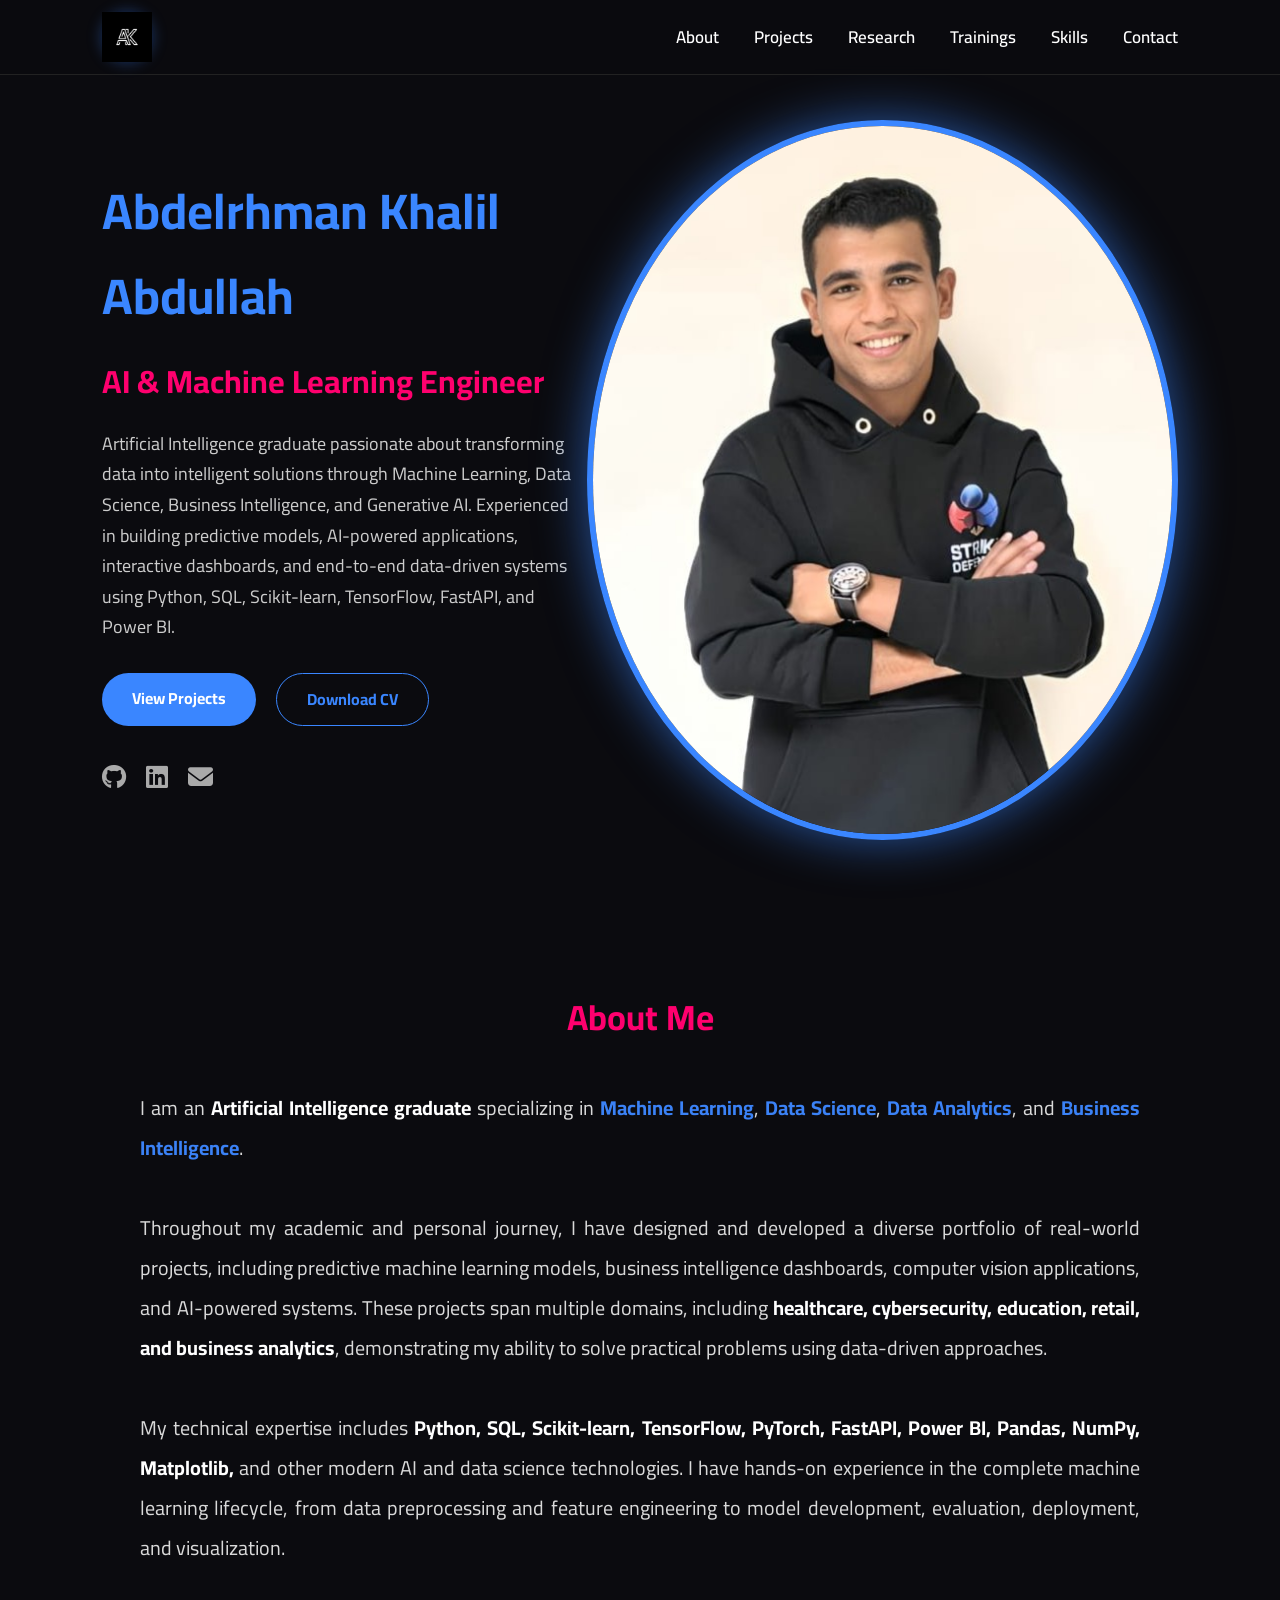
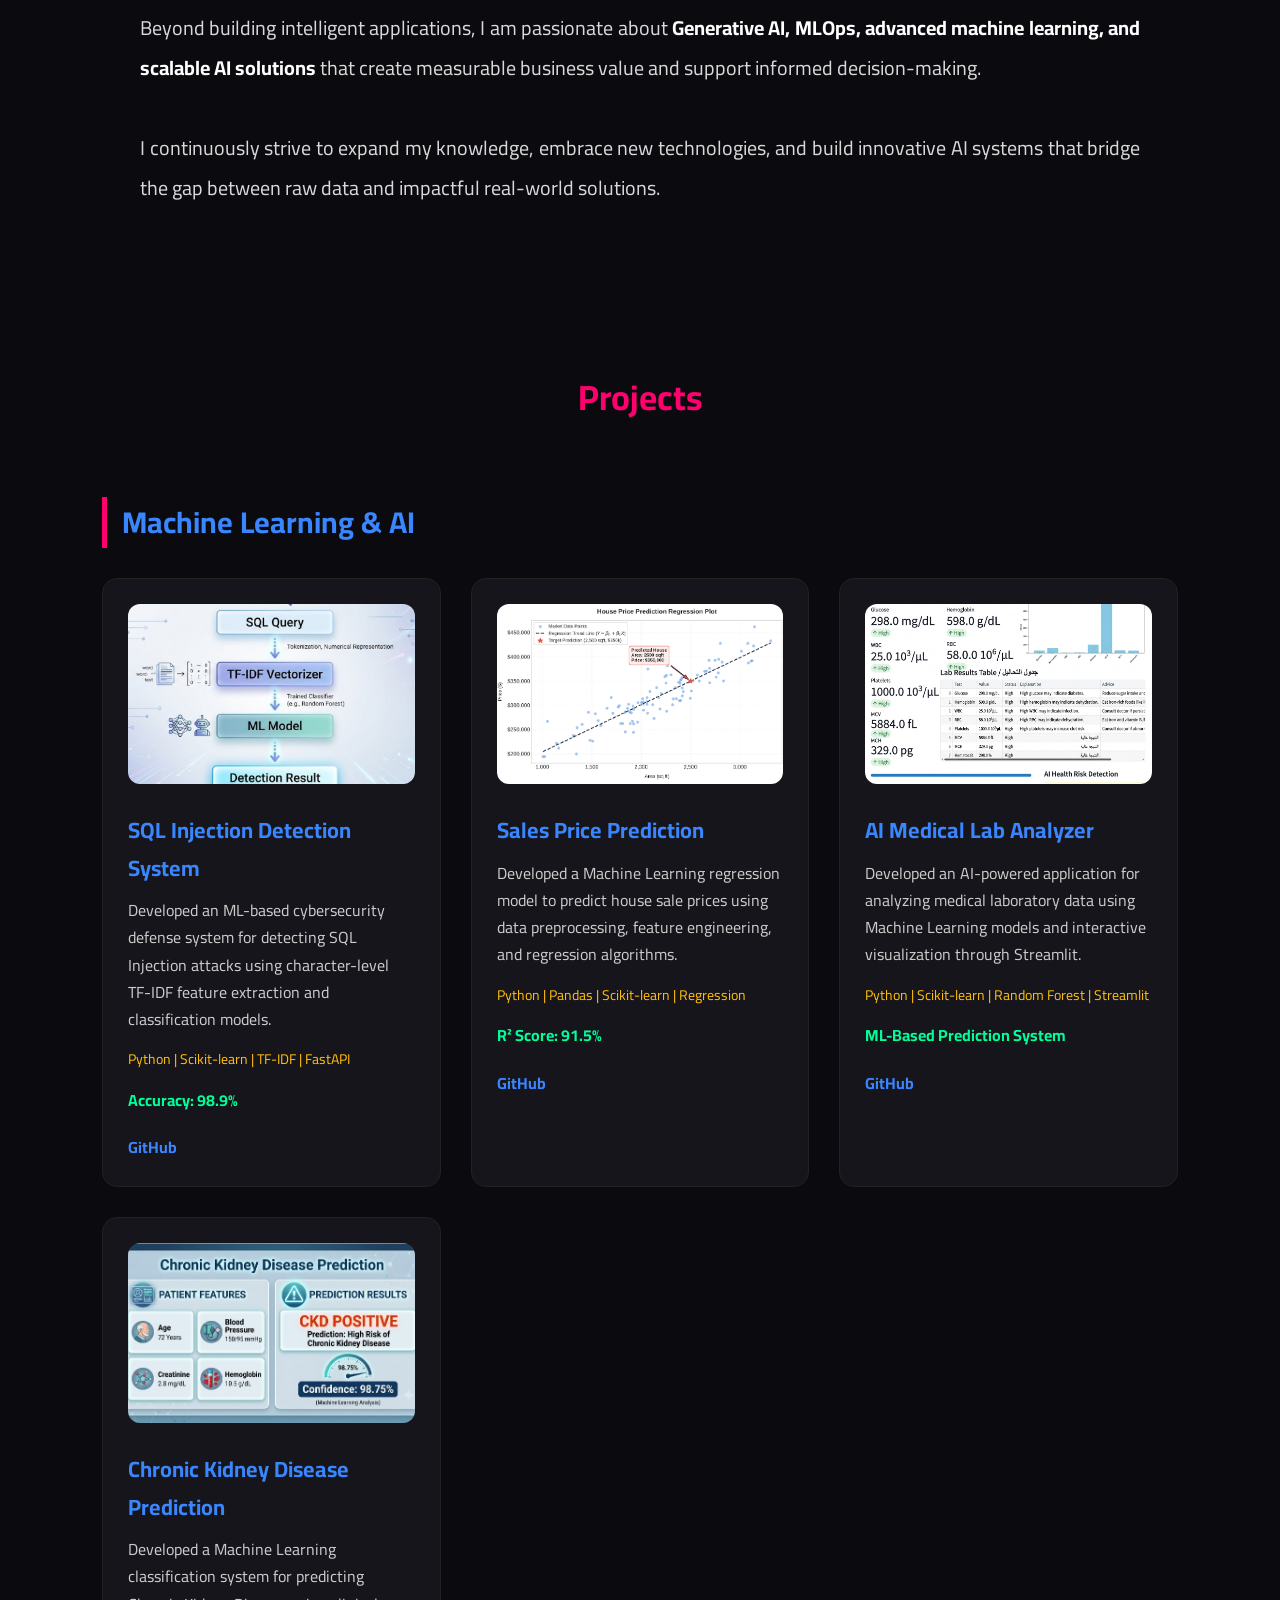
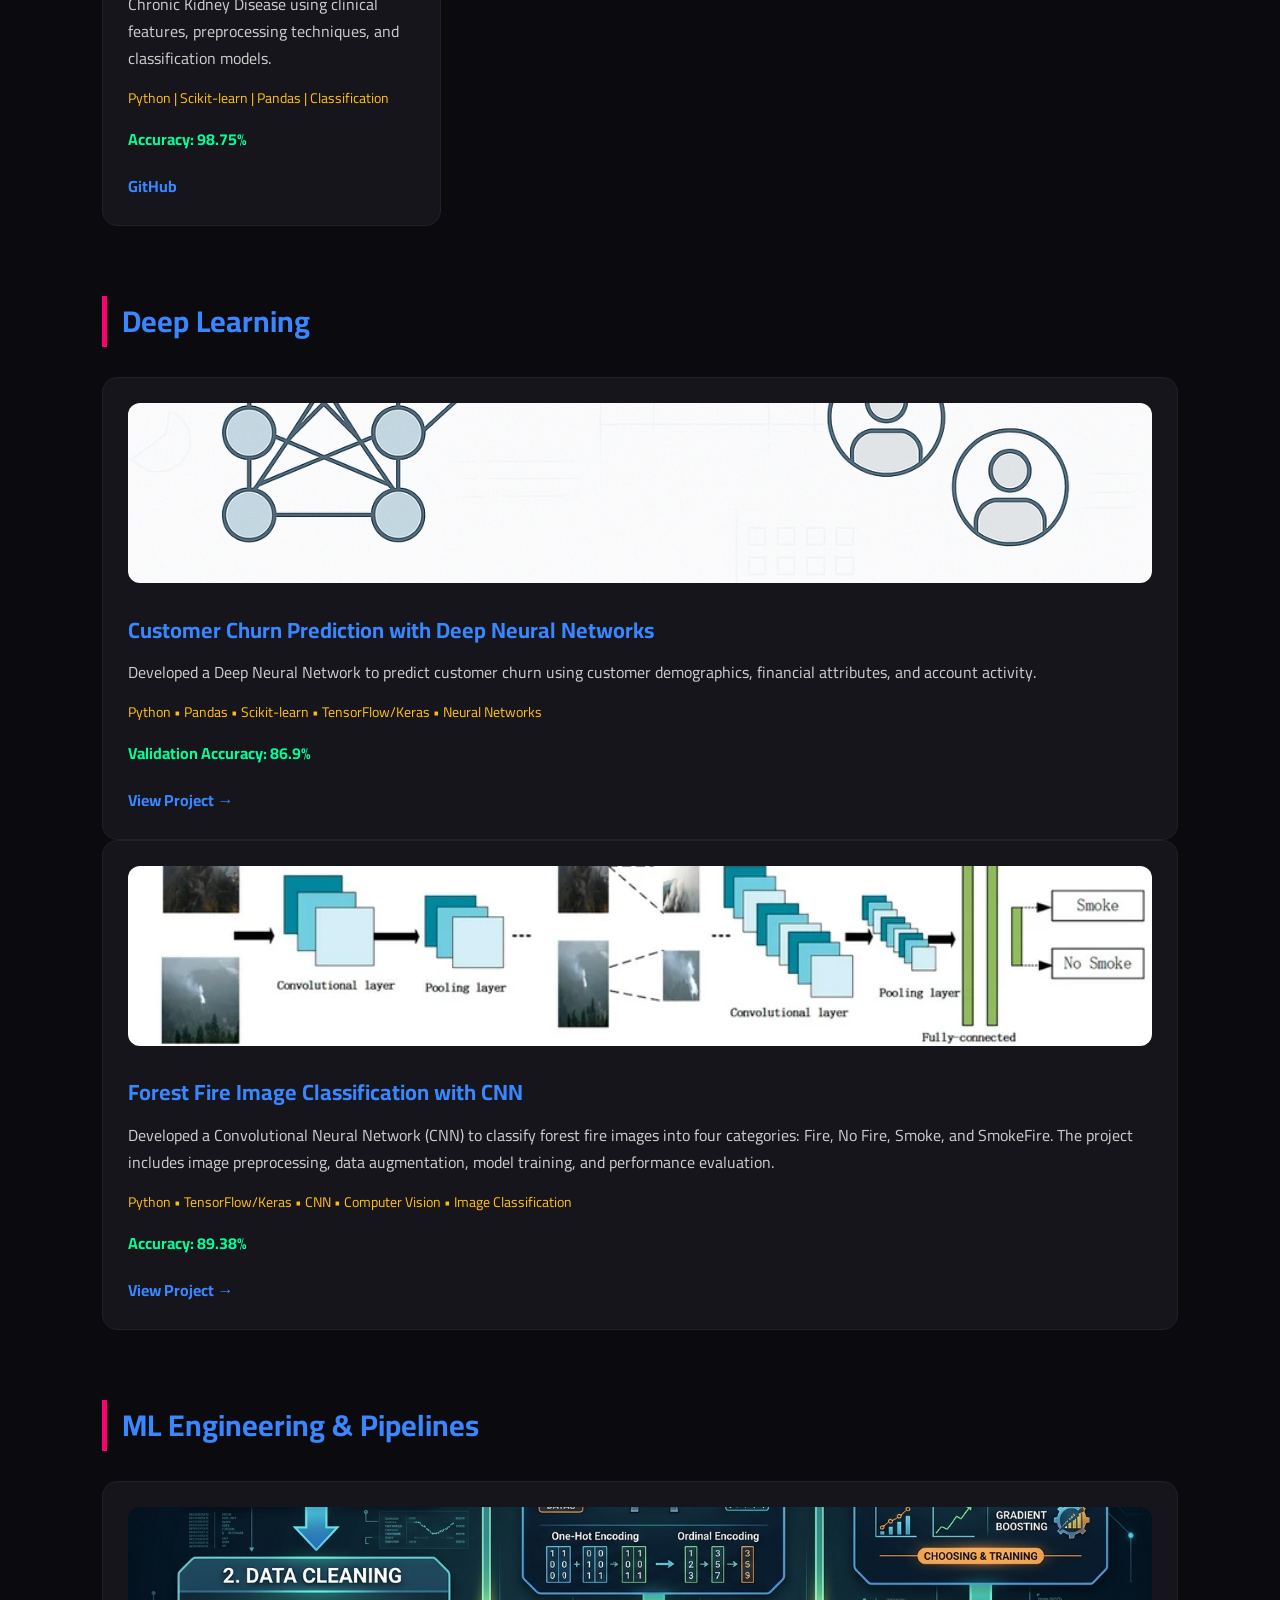
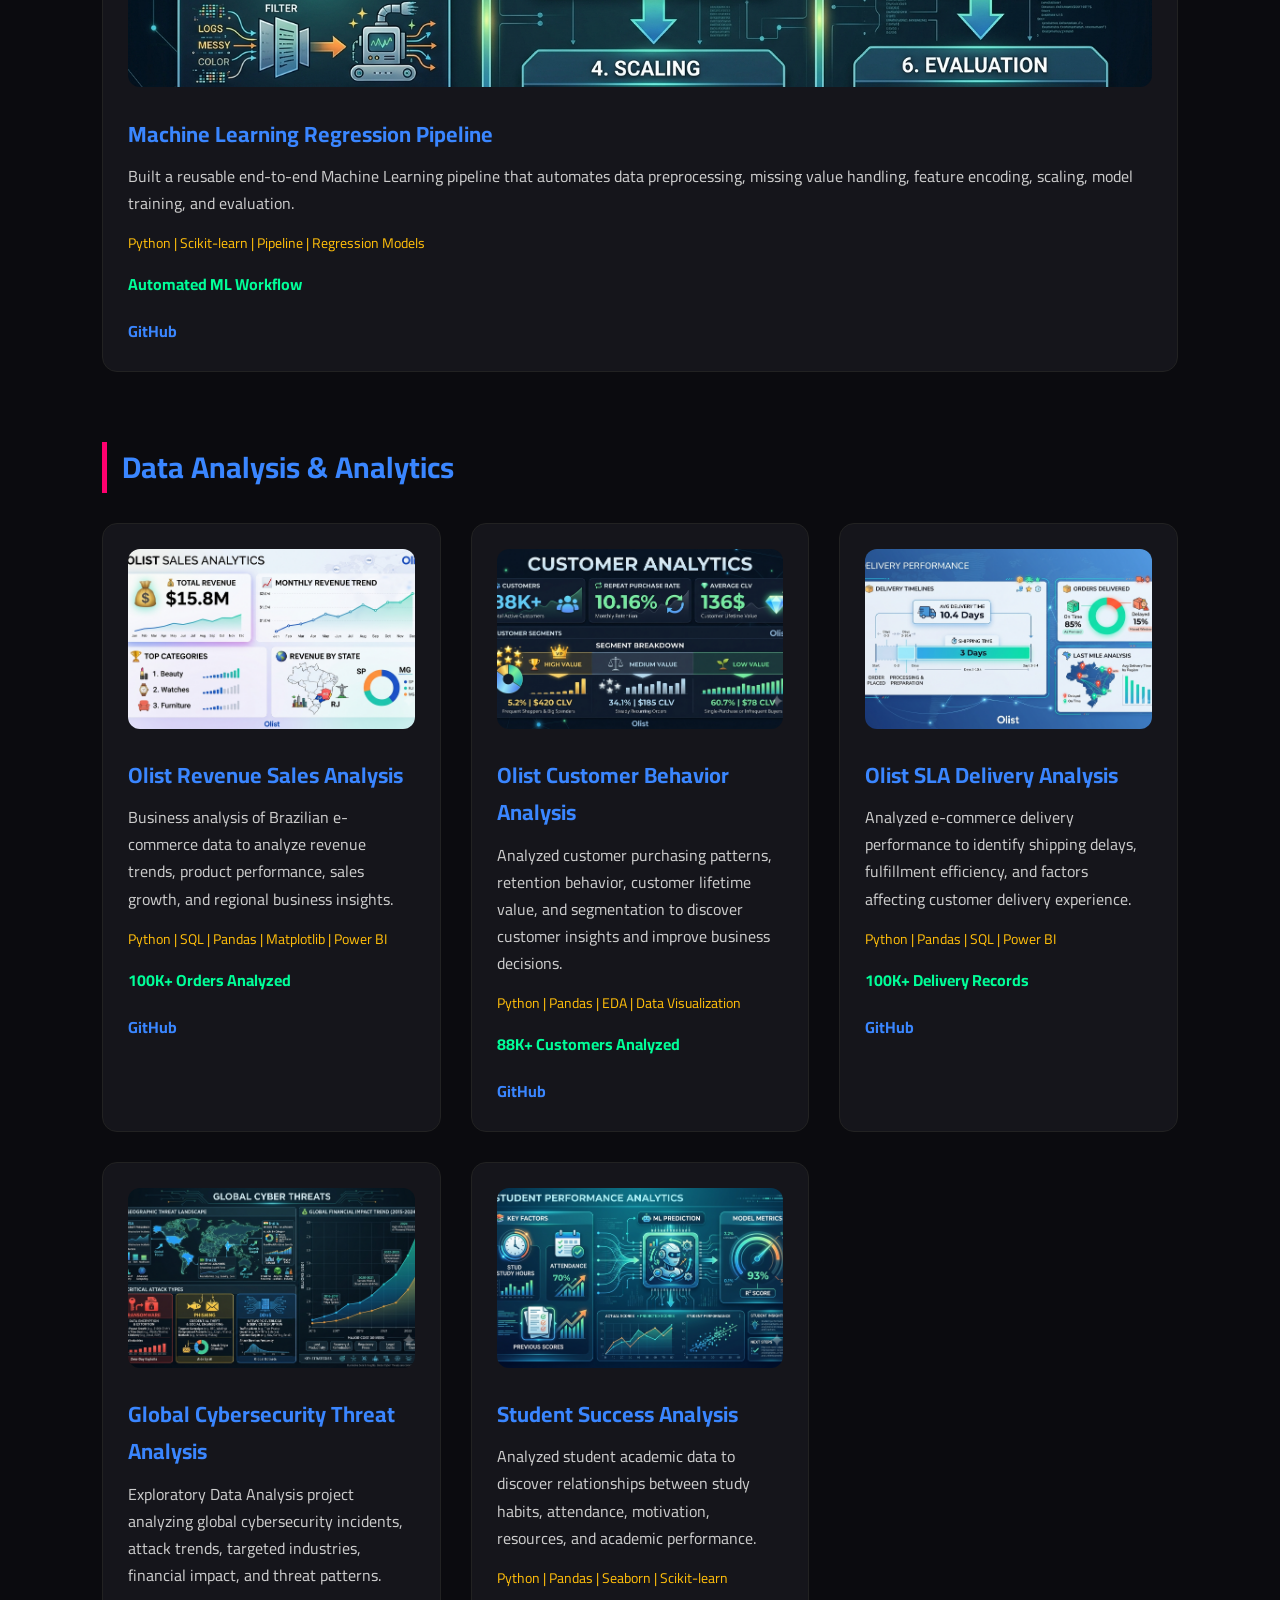
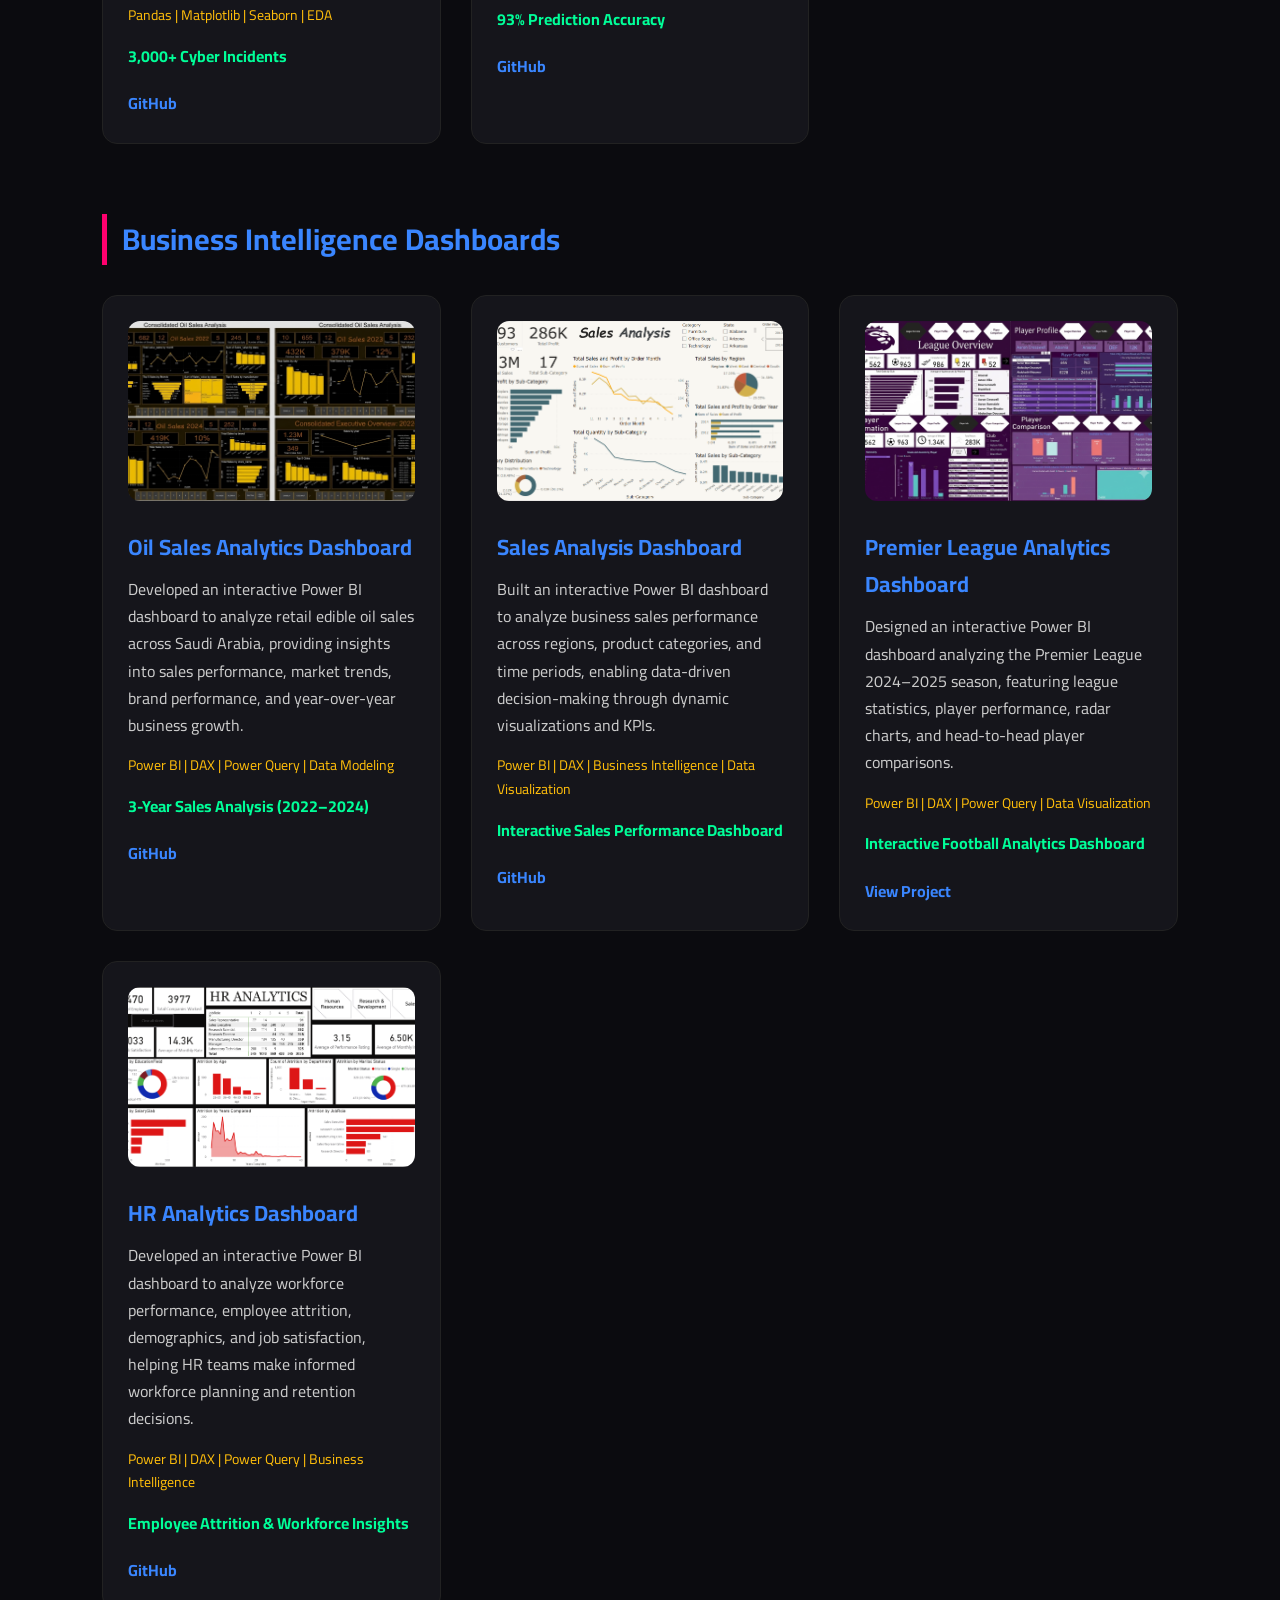
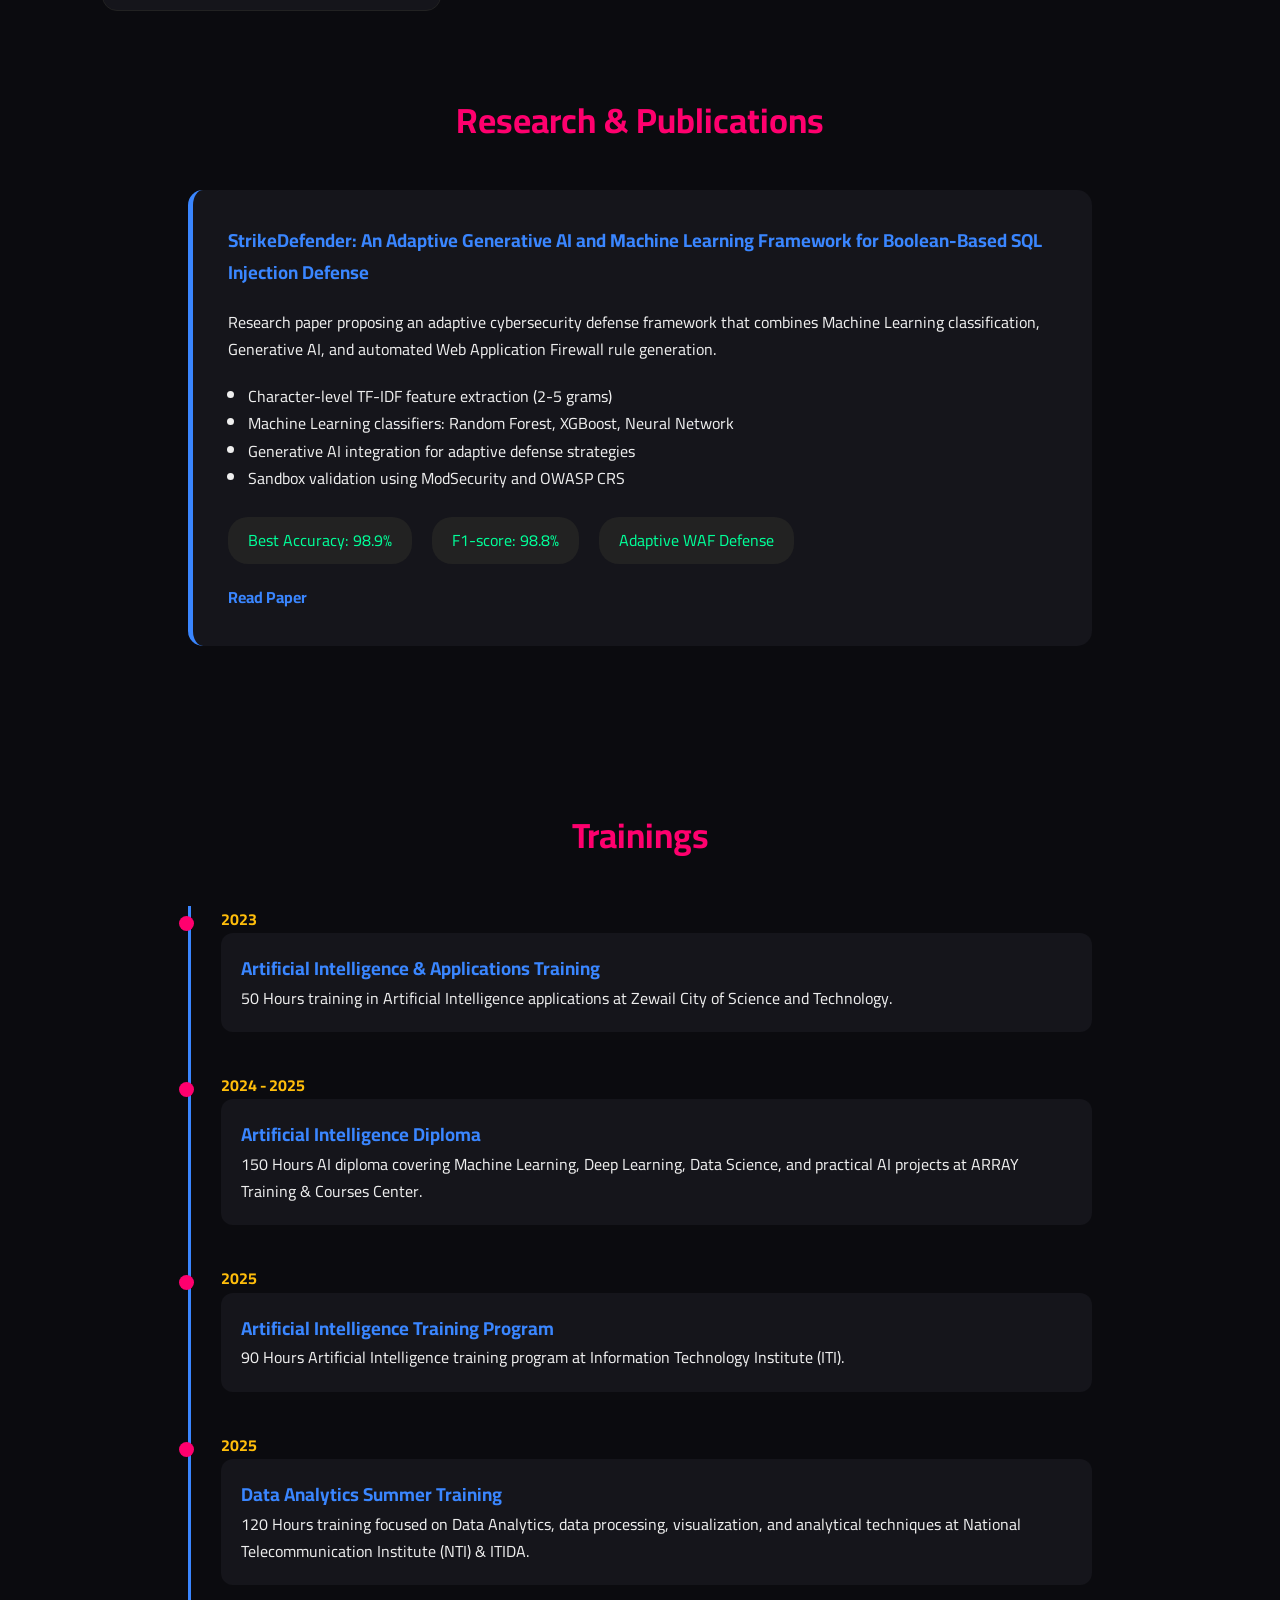
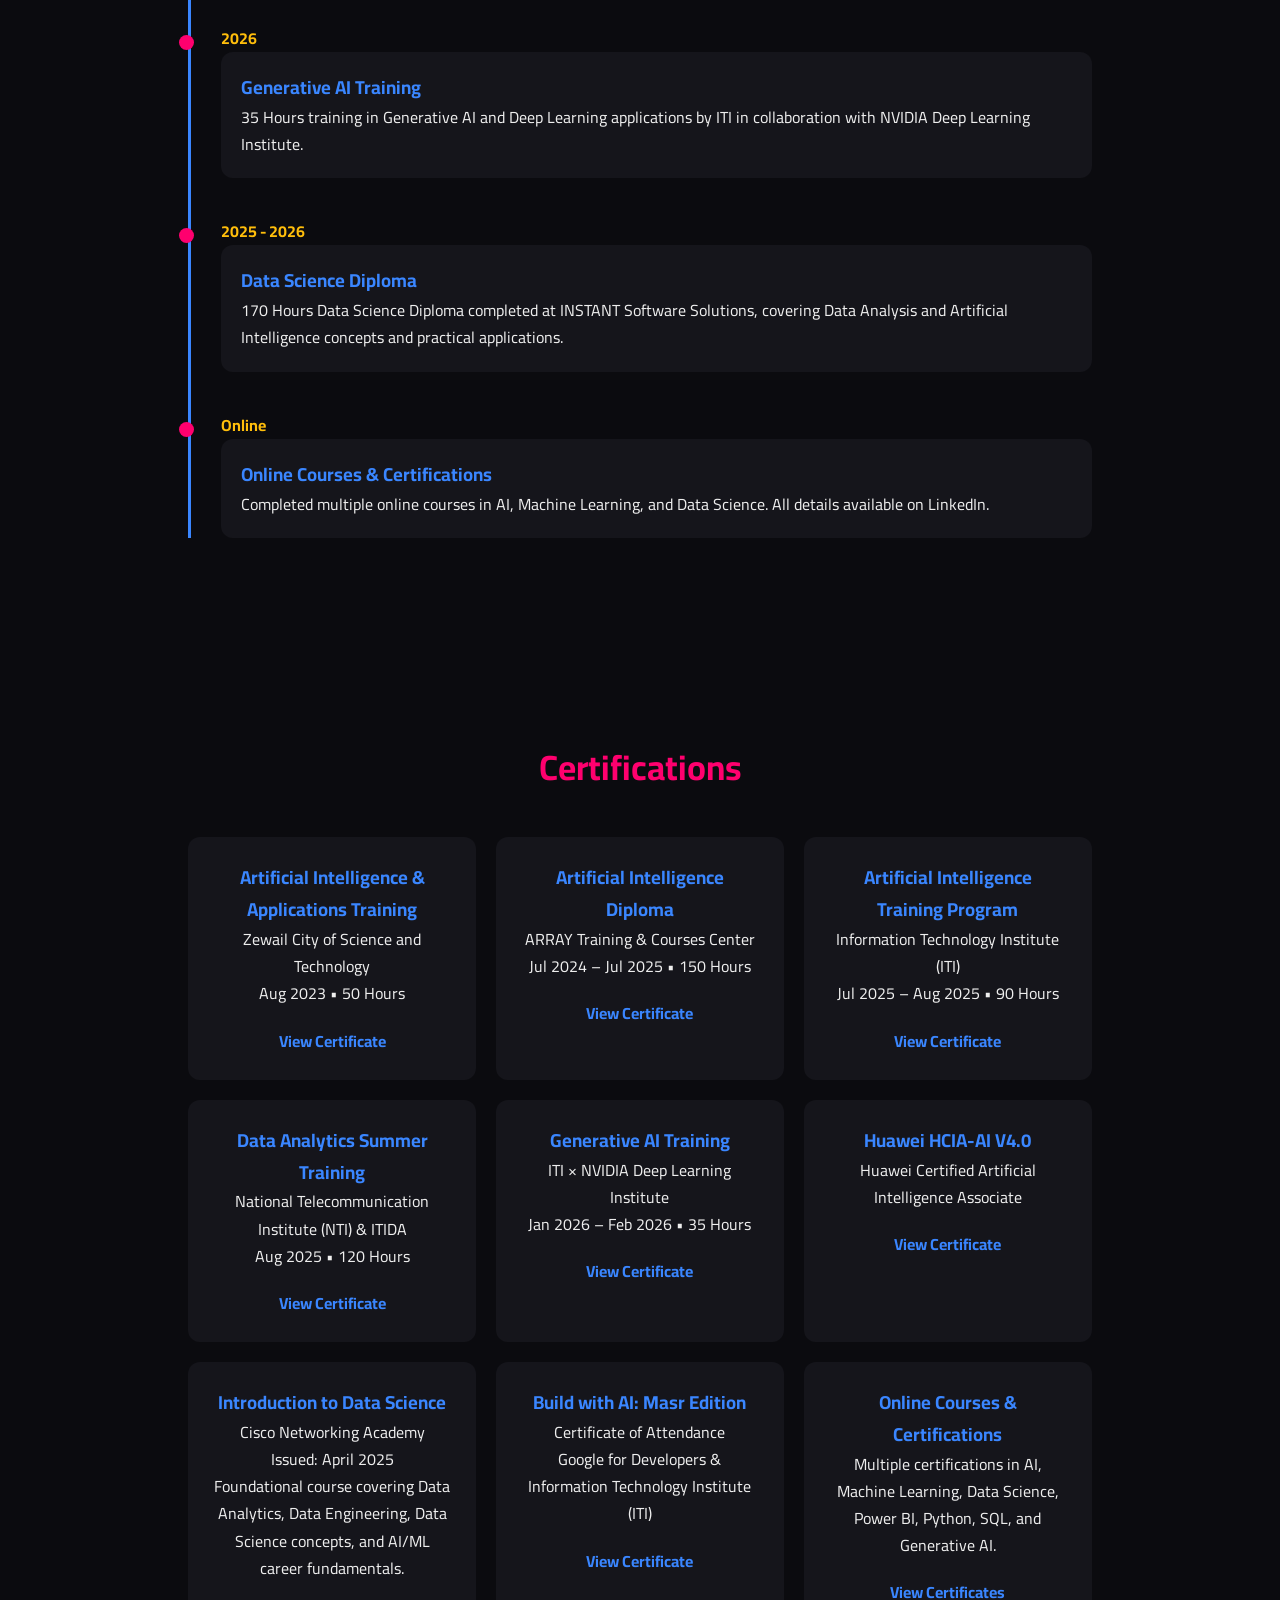
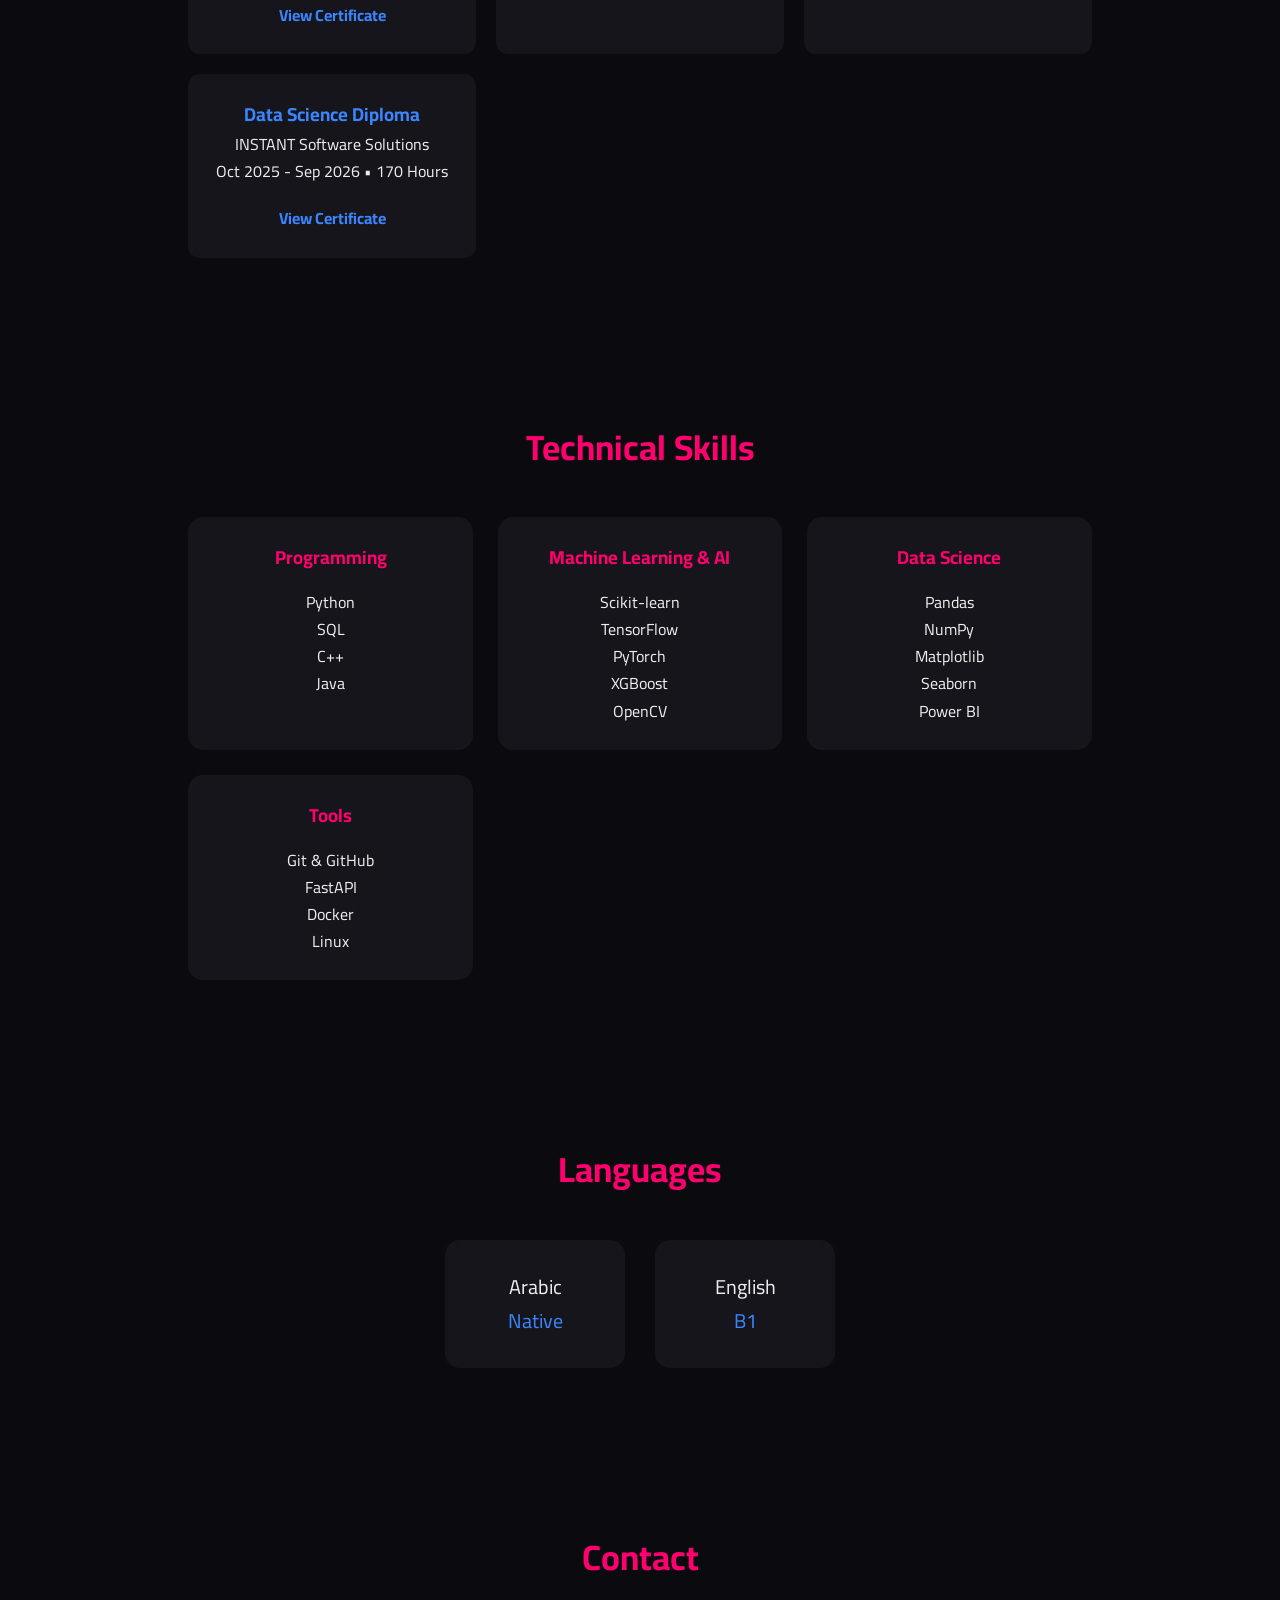
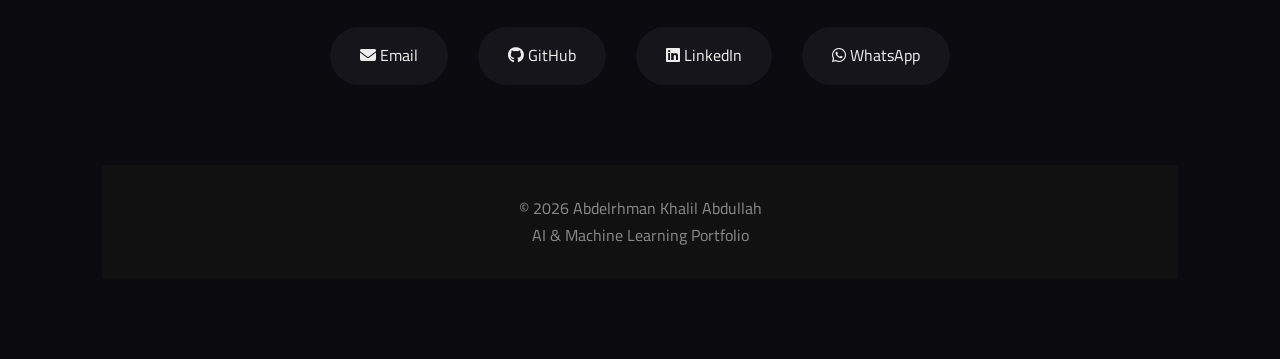
<file: index.html>
<!DOCTYPE html>
<html lang="en">

<head>
    <meta charset="UTF-8">
    <meta name="viewport" content="width=device-width, initial-scale=1.0">

    <title>Abdelrhman Khalil | AI & Machine Learning Engineer</title>

    <link rel="stylesheet" href="style.css">

    <!-- Google Font -->
    <link href="https://fonts.googleapis.com/css2?family=Cairo:wght@400;600;700&display=swap" rel="stylesheet">

    <!-- Font Awesome -->
    <link rel="stylesheet"
        href="https://cdnjs.cloudflare.com/ajax/libs/font-awesome/6.5.0/css/all.min.css">

</head>


<body>

<!-- ================= NAVBAR ================= -->

<nav class="navbar">

    <div class="logo">
        <img src="logo.jpg" alt="AK Logo">
    </div>

    <div class="nav-links">
        <a href="#about">About</a>
        <a href="#projects">Projects</a>
        <a href="#research">Research</a>
        <a href="#experience">Trainings</a>
        <a href="#skills">Skills</a>
        <a href="#contact">Contact</a>
    </div>

</nav>


<!-- ================= HERO SECTION ================= -->


<section class="hero">


<div class="hero-content">


<h1>
Abdelrhman Khalil Abdullah
</h1>


<h2>
AI & Machine Learning Engineer
</h2>


<p>

Artificial Intelligence graduate passionate about transforming data
into intelligent solutions through Machine Learning, Data Science,
Business Intelligence, and Generative AI. Experienced in building
predictive models, AI-powered applications, interactive dashboards,
and end-to-end data-driven systems using Python, SQL, Scikit-learn,
TensorFlow, FastAPI, and Power BI.

</p>



<div class="hero-buttons">

<a href="#projects" class="btn primary">
View Projects
</a>


<a href="CV.pdf" target="_blank" class="btn secondary">
Download CV
</a>


</div>



<div class="social-icons">


<a href="https://github.com/ABDELRHMAN4004" target="_blank">
<i class="fab fa-github"></i>
</a>


<a href="https://www.linkedin.com/in/abdulrahman-khalil-abdallah"
target="_blank">

<i class="fab fa-linkedin"></i>

</a>



<a href="mailto:abdulrhman.khlil.abdallah@gmail.com">

<i class="fas fa-envelope"></i>

</a>



</div>



</div>



<div class="hero-image">


<img src="myPicture.jpeg" alt="Abdelrhman Khalil">


</div>


</section>


<!-- ================= ABOUT ================= -->

<section id="about" class="section">

    <h2 class="section-title">
        About Me
    </h2>

    <p class="about-text">

        I am an <strong>Artificial Intelligence graduate</strong> specializing in
        <span class="highlight">Machine Learning</span>,
        <span class="highlight">Data Science</span>,
        <span class="highlight">Data Analytics</span>, and
        <span class="highlight">Business Intelligence</span>.

        <br><br>

        Throughout my academic and personal journey, I have designed and developed
        a diverse portfolio of real-world projects, including predictive machine
        learning models, business intelligence dashboards, computer vision
        applications, and AI-powered systems. These projects span multiple domains,
        including <strong>healthcare, cybersecurity, education, retail, and business analytics</strong>,
        demonstrating my ability to solve practical problems using data-driven approaches.

        <br><br>

        My technical expertise includes
        <strong>Python, SQL, Scikit-learn, TensorFlow, PyTorch, FastAPI, Power BI, Pandas, NumPy, Matplotlib,</strong>
        and other modern AI and data science technologies. I have hands-on experience
        in the complete machine learning lifecycle, from data preprocessing and feature
        engineering to model development, evaluation, deployment, and visualization.

        <br><br>

        Beyond building intelligent applications, I am passionate about
        <strong>Generative AI, MLOps, advanced machine learning, and scalable AI solutions</strong>
        that create measurable business value and support informed decision-making.

        <br><br>

        I continuously strive to expand my knowledge, embrace new technologies,
        and build innovative AI systems that bridge the gap between raw data
        and impactful real-world solutions.

    </p>

</section>



<!-- ================= PROJECTS ================= -->

<section id="projects" class="section">


<h2 class="section-title">
Projects
</h2>


<!-- ================= MACHINE LEARNING ================= -->

<h3 class="project-category">
Machine Learning & AI
</h3>


<div class="projects-grid">

<!-- SQL Injection Detection System -->
<div class="project-card">

<img src="sql-defense.png"
class="project-image">

<h3>
SQL Injection Detection System
</h3>

<p>

Developed an ML-based cybersecurity defense system
for detecting SQL Injection attacks using character-level
TF-IDF feature extraction and classification models.

</p>

<div class="tech">

Python |
Scikit-learn |
TF-IDF |
FastAPI

</div>

<div class="metric">

Accuracy: 98.9%

</div>

<a href="https://github.com/ABDELRHMAN4004/SQL-Injection-Detection-System-ML-FastAPI-"
target="_blank"
class="project-link">

GitHub

</a>

</div>





<!-- Sales Price Prediction -->

<div class="project-card">

<img src="house-price.png"
class="project-image">

<h3>
Sales Price Prediction
</h3>

<p>

Developed a Machine Learning regression model
to predict house sale prices using data preprocessing,
feature engineering, and regression algorithms.

</p>

<div class="tech">

Python |
Pandas |
Scikit-learn |
Regression

</div>

<div class="metric">

R² Score: 91.5%

</div>

<a href="https://github.com/ABDELRHMAN4004/SalePrice-prediction"
target="_blank"
class="project-link">

GitHub

</a>

</div>





<!-- Medical Lab -->

<div class="project-card">

<img src="medical-ai.png"
class="project-image">

<h3>
AI Medical Lab Analyzer
</h3>

<p>

Developed an AI-powered application for analyzing
medical laboratory data using Machine Learning models
and interactive visualization through Streamlit.

</p>

<div class="tech">

Python |
Scikit-learn |
Random Forest |
Streamlit

</div>

<div class="metric">

ML-Based Prediction System

</div>

<a href="https://github.com/ABDELRHMAN4004/medical-lab"
target="_blank"
class="project-link">

GitHub

</a>

</div>





<!-- CKD -->

<div class="project-card">

<img src="kidney.png"
class="project-image">

<h3>
Chronic Kidney Disease Prediction
</h3>

<p>

Developed a Machine Learning classification system
for predicting Chronic Kidney Disease using clinical
features, preprocessing techniques, and classification models.

</p>

<div class="tech">

Python |
Scikit-learn |
Pandas |
Classification

</div>

<div class="metric">

Accuracy: 98.75%

</div>

<a href="https://github.com/ABDELRHMAN4004/CKD-Prediction"
target="_blank"
class="project-link">

GitHub

</a>

</div>


</div>


<!-- ================= Deep Learning ================= -->

<h3 class="project-category">Deep Learning</h3>

<div class="projects-grid">

    <div class="project-card">
        <img src="ann.png" class="project-image">

        <h3>Customer Churn Prediction with Deep Neural Networks</h3>

        <p>
            Developed a Deep Neural Network to predict customer churn using
            customer demographics, financial attributes, and account activity.
        </p>

        <div class="tech">
            Python • Pandas • Scikit-learn • TensorFlow/Keras • Neural Networks
        </div>

        <div class="metric">
            Validation Accuracy: 86.9%
        </div>

        <a href="https://github.com/ABDELRHMAN4004/customer-churn-deep-learning" class="project-link" target="_blank">
            View Project →
        </a>
    </div>

</div>



<div class="project-card">
    <img src="forest-fire-cnn.webp" class="project-image">

    <h3>Forest Fire Image Classification with CNN</h3>

    <p>
        Developed a Convolutional Neural Network (CNN) to classify forest fire
        images into four categories: Fire, No Fire, Smoke, and SmokeFire.
        The project includes image preprocessing, data augmentation, model
        training, and performance evaluation.
    </p>

    <div class="tech">
        Python • TensorFlow/Keras • CNN • Computer Vision • Image Classification
    </div>

    <div class="metric">
        Accuracy: 89.38%
    </div>

    <a href="https://github.com/ABDELRHMAN4004/forest-fire-classification-cnn" class="project-link" target="_blank">
        View Project →
    </a>
</div>


<!-- ================= ML TOOLS & PIPELINES ================= -->


<h3 class="project-category">
ML Engineering & Pipelines
</h3>


<div class="projects-grid">


<div class="project-card">


<img src="pipeline.png"
class="project-image">


<h3>
Machine Learning Regression Pipeline
</h3>


<p>

Built a reusable end-to-end Machine Learning pipeline
that automates data preprocessing, missing value handling,
feature encoding, scaling, model training, and evaluation.

</p>


<div class="tech">

Python |
Scikit-learn |
Pipeline |
Regression Models

</div>


<div class="metric">

Automated ML Workflow

</div>


<a href="https://github.com/ABDELRHMAN4004/Regression_piepline"
target="_blank"
class="project-link">

GitHub

</a>


</div>


</div>


<!-- ================= DATA ANALYSIS ================= -->


<h3 class="project-category">
Data Analysis & Analytics
</h3>



<div class="projects-grid">





<div class="project-card">


<img src="olist-revenue.png"
class="project-image">


<h3>
Olist Revenue Sales Analysis
</h3>


<p>

Business analysis of Brazilian e-commerce data
to analyze revenue trends, product performance,
sales growth, and regional business insights.

</p>


<div class="tech">

Python |
SQL |
Pandas |
Matplotlib |
Power BI

</div>


<div class="metric">

100K+ Orders Analyzed

</div>


<a href="https://github.com/ABDELRHMAN4004/Olist-revenue-analysis"
target="_blank"
class="project-link">

GitHub

</a>


</div>









<div class="project-card">


<img src="customer-analysis.png"
class="project-image">


<h3>
Olist Customer Behavior Analysis
</h3>


<p>

Analyzed customer purchasing patterns, retention behavior,
customer lifetime value, and segmentation to discover
customer insights and improve business decisions.

</p>


<div class="tech">

Python |
Pandas |
EDA |
Data Visualization

</div>


<div class="metric">

88K+ Customers Analyzed

</div>


<a href="https://github.com/ABDELRHMAN4004/Olist-Customer-Behavior-Retention-Analysis"
target="_blank"
class="project-link">

GitHub

</a>


</div>



<div class="project-card">


<img src="olist-sla.png"
class="project-image">


<h3>
Olist SLA Delivery Analysis
</h3>


<p>

Analyzed e-commerce delivery performance to identify
shipping delays, fulfillment efficiency, and factors
affecting customer delivery experience.

</p>


<div class="tech">

Python |
Pandas |
SQL |
Power BI

</div>


<div class="metric">

100K+ Delivery Records

</div>


<a href="https://github.com/ABDELRHMAN4004/olist-sla-analysis"
target="_blank"
class="project-link">

GitHub

</a>


</div>


<div class="project-card">


<img src="Global Cyber Threats.png"
class="project-image">


<h3>
Global Cybersecurity Threat Analysis
</h3>


<p>

Exploratory Data Analysis project analyzing global
cybersecurity incidents, attack trends, targeted industries,
financial impact, and threat patterns.

</p>


<div class="tech">

Pandas |
Matplotlib |
Seaborn |
EDA

</div>


<div class="metric">

3,000+ Cyber Incidents

</div>


<a href="https://github.com/ABDELRHMAN4004/Global_Cybersecurity_Threats"
target="_blank"
class="project-link">

GitHub

</a>


</div>

<div class="project-card">


<img src="student-success.png"
class="project-image">


<h3>
Student Success Analysis
</h3>


<p>

Analyzed student academic data to discover relationships
between study habits, attendance, motivation, resources,
and academic performance.

</p>


<div class="tech">

Python |
Pandas |
Seaborn |
Scikit-learn

</div>


<div class="metric">

93% Prediction Accuracy

</div>


<a href="https://github.com/ABDELRHMAN4004/Student-Success-EDA-ML-with-acc-93-"
target="_blank"
class="project-link">

GitHub

</a>


</div>

</div>



<!-- ================= DASHBOARDS ================= -->

<h3 class="project-category">
Business Intelligence Dashboards
</h3>

<div class="projects-grid">




<!-- Oil Sales Dashboard -->

<div class="project-card">

<img src="Oil.png"
class="project-image">

<h3>
Oil Sales Analytics Dashboard
</h3>

<p>

Developed an interactive Power BI dashboard to analyze
retail edible oil sales across Saudi Arabia, providing
insights into sales performance, market trends, brand
performance, and year-over-year business growth.

</p>

<div class="tech">

Power BI |
DAX |
Power Query |
Data Modeling

</div>

<div class="metric">

3-Year Sales Analysis (2022–2024)

</div>

<a href="https://github.com/ABDELRHMAN4004/Oil_Sales_Dashboard"
target="_blank"
class="project-link">

GitHub

</a>

</div>


    

<!-- Sales Dashboard -->

<div class="project-card">

<img src="sales.png"
class="project-image">

<h3>
Sales Analysis Dashboard
</h3>

<p>

Built an interactive Power BI dashboard to analyze
business sales performance across regions, product
categories, and time periods, enabling data-driven
decision-making through dynamic visualizations and KPIs.

</p>

<div class="tech">

Power BI |
DAX |
Business Intelligence |
Data Visualization

</div>

<div class="metric">

Interactive Sales Performance Dashboard

</div>

<a href="https://github.com/ABDELRHMAN4004/Sales-Analysis-Dashboard"
target="_blank"
class="project-link">

GitHub

</a>

</div>


<!-- Premier League Dashboard -->

<div class="project-card">

<img src="PremierLeague.png"
class="project-image">

<h3>
Premier League Analytics Dashboard
</h3>

<p>

Designed an interactive Power BI dashboard analyzing
the Premier League 2024–2025 season, featuring league
statistics, player performance, radar charts, and
head-to-head player comparisons.

</p>

<div class="tech">

Power BI |
DAX |
Power Query |
Data Visualization

</div>

<div class="metric">

Interactive Football Analytics Dashboard

</div>

<a href="https://www.linkedin.com/posts/abdulrahman-khalil-abdallah_powerbi-dataanalytics-footballanalytics-ugcPost-7415771848111550464-_lJP/"
target="_blank"
class="project-link">

View Project

</a>

</div>


<!-- HR Dashboard -->

<div class="project-card">

<img src="HR.png"
class="project-image">

<h3>
HR Analytics Dashboard
</h3>

<p>

Developed an interactive Power BI dashboard to analyze
workforce performance, employee attrition, demographics,
and job satisfaction, helping HR teams make informed
workforce planning and retention decisions.

</p>

<div class="tech">

Power BI |
DAX |
Power Query |
Business Intelligence

</div>

<div class="metric">

Employee Attrition & Workforce Insights

</div>

<a href="https://github.com/ABDELRHMAN4004/HR-Dashboard"
target="_blank"
class="project-link">

GitHub

</a>

</div>


</div>



<!-- ================= RESEARCH ================= -->

<section id="research" class="section">


<h2 class="section-title">
Research & Publications
</h2>



<div class="research-card">


<h3>
StrikeDefender: An Adaptive Generative AI and Machine Learning Framework for Boolean-Based SQL Injection Defense
</h3>



<p>

Research paper proposing an adaptive cybersecurity defense framework
that combines Machine Learning classification, Generative AI,
and automated Web Application Firewall rule generation.

</p>



<ul>

<li>
Character-level TF-IDF feature extraction (2-5 grams)
</li>

<li>
Machine Learning classifiers:
Random Forest, XGBoost, Neural Network
</li>

<li>
Generative AI integration for adaptive defense strategies
</li>

<li>
Sandbox validation using ModSecurity and OWASP CRS
</li>


</ul>



<div class="research-metrics">


<span>
Best Accuracy: 98.9%
</span>


<span>
F1-score: 98.8%
</span>


<span>
Adaptive WAF Defense
</span>


</div>



<a href="#" class="project-link">
Read Paper
</a>



</div>



</section>





<!-- ================= EXPERIENCE ================= -->

<section id="experience" class="section">


<h2 class="section-title">
Trainings
</h2>



<div class="timeline">



<div class="timeline-item">


<div class="timeline-date">
2023
</div>


<div class="timeline-content">


<h3>
Artificial Intelligence & Applications Training
</h3>


<p>

50 Hours training in Artificial Intelligence applications 
at Zewail City of Science and Technology.

</p>


</div>


</div>






<div class="timeline-item">


<div class="timeline-date">
2024 - 2025
</div>


<div class="timeline-content">


<h3>
Artificial Intelligence Diploma
</h3>


<p>

150 Hours AI diploma covering Machine Learning, 
Deep Learning, Data Science, and practical AI projects 
at ARRAY Training & Courses Center.

</p>


</div>


</div>






<div class="timeline-item">


<div class="timeline-date">
2025
</div>


<div class="timeline-content">


<h3>
Artificial Intelligence Training Program
</h3>


<p>

90 Hours Artificial Intelligence training program 
at Information Technology Institute (ITI).

</p>


</div>


</div>






<div class="timeline-item">


<div class="timeline-date">
2025
</div>


<div class="timeline-content">


<h3>
Data Analytics Summer Training
</h3>


<p>

120 Hours training focused on Data Analytics, 
data processing, visualization, and analytical techniques 
at National Telecommunication Institute (NTI) & ITIDA.

</p>


</div>


</div>


<div class="timeline-item">


<div class="timeline-date">
2026
</div>


<div class="timeline-content">


<h3>
Generative AI Training
</h3>


<p>

35 Hours training in Generative AI and Deep Learning 
applications by ITI in collaboration with NVIDIA Deep Learning Institute.

</p>


</div>


</div>


<div class="timeline-item">

    <div class="timeline-date">
        2025 - 2026
    </div>

    <div class="timeline-content">

        <h3>
            Data Science Diploma
        </h3>

        <p>
            170 Hours Data Science Diploma completed at INSTANT Software Solutions,
            covering Data Analysis and Artificial Intelligence concepts and practical applications.
        </p>

    </div>

</div>





<div class="timeline-item">


<div class="timeline-date">
Online
</div>


<div class="timeline-content">


<h3>
Online Courses & Certifications
</h3>


<p>

Completed multiple online courses in AI, Machine Learning, 
and Data Science. All details available on LinkedIn.

</p>


</div>


</div>





</div>


</section>

<!-- ================= CERTIFICATIONS ================= -->

<section id="certifications" class="section">

<h2 class="section-title">
Certifications
</h2>

<div class="cards-grid">

    <div class="small-card">

        <h3>
        Artificial Intelligence & Applications Training
        </h3>

        <p>
        Zewail City of Science and Technology<br>
        Aug 2023 • 50 Hours
        </p>

        <a href="zewail.jpeg"
           target="_blank"
           class="project-link">
            View Certificate
        </a>

    </div>


    <div class="small-card">

        <h3>
        Artificial Intelligence Diploma
        </h3>

        <p>
        ARRAY Training & Courses Center<br>
        Jul 2024 – Jul 2025 • 150 Hours
        </p>

        <a href="array.jpeg"
           target="_blank"
           class="project-link">
            View Certificate
        </a>

    </div>


    <div class="small-card">

        <h3>
        Artificial Intelligence Training Program
        </h3>

        <p>
        Information Technology Institute (ITI)<br>
        Jul 2025 – Aug 2025 • 90 Hours
        </p>

        <a href="iti_90.jpeg"
           target="_blank"
           class="project-link">
            View Certificate
        </a>

    </div>


    <div class="small-card">

        <h3>
        Data Analytics Summer Training
        </h3>

        <p>
        National Telecommunication Institute (NTI) & ITIDA<br>
        Aug 2025 • 120 Hours
        </p>

        <a href="nti.jpg"
           target="_blank"
           class="project-link">
            View Certificate
        </a>

    </div>


    <div class="small-card">

        <h3>
        Generative AI Training
        </h3>

        <p>
        ITI × NVIDIA Deep Learning Institute<br>
        Jan 2026 – Feb 2026 • 35 Hours
        </p>

        <a href="iti_35.jpeg"
           target="_blank"
           class="project-link">
            View Certificate
        </a>

    </div>


    <div class="small-card">

        <h3>
        Huawei HCIA-AI V4.0
        </h3>

        <p>
        Huawei Certified Artificial Intelligence Associate
        </p>

        <a href="H.jpg"
           target="_blank"
           class="project-link">
            View Certificate
        </a>

    </div>


    <div class="small-card"> 

    <h3> 
    Introduction to Data Science 
    </h3> 

    <p> 
    Cisco Networking Academy<br>
    Issued: April 2025
    </p> 

    <p> 
    Foundational course covering Data Analytics, 
    Data Engineering, Data Science concepts, 
    and AI/ML career fundamentals.
    </p> 

    <a href="cisco.png" 
       target="_blank" 
       class="project-link"> 
        View Certificate 
    </a> 

    </div>

   <div class="small-card"> 

    <h3> 
    Build with AI: Masr Edition 
    </h3> 

    <p> 
    Certificate of Attendance<br>
    Google for Developers & Information Technology Institute (ITI)
    </p> 

    <a href="5000.jpg" 
       target="_blank" 
       class="project-link"> 
        View Certificate 
    </a> 

    </div>

    <div class="small-card">

        <h3>
        Online Courses & Certifications
        </h3>

        <p>
        Multiple certifications in AI, Machine Learning,
        Data Science, Power BI, Python, SQL, and Generative AI.
        </p>

        <a href="https://www.linkedin.com/in/abdulrahman-khalil-abdallah/details/certifications/"
           target="_blank"
           class="project-link">
            View Certificates
        </a>

    </div>



    <div class="small-card">

        <h3>
            Data Science Diploma
        </h3>

        <p>
            INSTANT Software Solutions<br>
            Oct 2025 - Sep 2026 • 170 Hours 
        </p>

        <a href="instant.png"
        target="_blank"
        class="project-link">
            View Certificate
        </a>

    </div>





    
</div>

</section>


<!-- ================= SKILLS ================= -->


<section id="skills" class="section">


<h2 class="section-title">
Technical Skills
</h2>



<div class="skills-container">





<div class="skill-box">


<h3>
Programming
</h3>


<p>

Python<br>
SQL<br>
C++<br>
Java

</p>


</div>


<div class="skill-box">


<h3>
Machine Learning & AI
</h3>


<p>

Scikit-learn<br>
TensorFlow<br>
PyTorch<br>
XGBoost<br>
OpenCV

</p>


</div>








<div class="skill-box">


<h3>
Data Science
</h3>


<p>

Pandas<br>
NumPy<br>
Matplotlib<br>
Seaborn<br>
Power BI

</p>


</div>








<div class="skill-box">


<h3>
Tools
</h3>


<p>

Git & GitHub<br>
FastAPI<br>
Docker<br>
Linux

</p>


</div>







</div>


</section>









<!-- ================= LANGUAGES ================= -->


<section class="section">


<h2 class="section-title">
Languages
</h2>



<div class="language-container">


<div class="language-card">

Arabic

<br>

<span>
Native
</span>

</div>




<div class="language-card">

English

<br>

<span>
B1
</span>

</div>




</div>



</section>




<!-- ================= CONTACT ================= -->


<section id="contact" class="section">


<h2 class="section-title">
Contact
</h2>



<div class="contact-box">



<a href="mailto:abdulrhman.khlil.abdallah@gmail.com">

<i class="fas fa-envelope"></i>

Email

</a>




<a href="https://github.com/ABDELRHMAN4004"
target="_blank">

<i class="fab fa-github"></i>

GitHub

</a>





<a href="https://www.linkedin.com/in/abdulrahman-khalil-abdallah"
target="_blank">

<i class="fab fa-linkedin"></i>

LinkedIn

</a>





<a href="https://wa.me/201157853990"
target="_blank">

<i class="fab fa-whatsapp"></i>

WhatsApp

</a>



</div>



</section>


<!-- ================= FOOTER ================= -->


<footer>


<p>

© 2026 Abdelrhman Khalil Abdullah

</p>


<p>

AI & Machine Learning Portfolio

</p>


</footer>




<script src="script.js"></script>


</body>

</html>
</file>
<file: style.css>
/* ===============================
   GLOBAL SETTINGS
================================ */

* {
    margin: 0;
    padding: 0;
    box-sizing: border-box;
}


html {
    scroll-behavior: smooth;
}


body {

    font-family: 'Cairo', sans-serif;

    background: #0b0b0f;

    color: #eeeeee;

    line-height: 1.7;

}



a {

    text-decoration: none;

    color: inherit;

}



img {

    max-width: 100%;

}







/* ===============================
   NAVBAR
================================ */


.navbar {


    position: fixed;

    top: 0;

    width: 100%;

    height: 75px;

    background: rgba(10,10,15,0.9);

    backdrop-filter: blur(10px);

    display: flex;

    justify-content: space-between;

    align-items: center;

    padding: 0 8%;

    z-index: 1000;

    border-bottom: 1px solid #222;


}



.logo {

    font-size: 24px;

    font-weight: bold;

    color: #3a86ff;

}



.nav-links {


    display: flex;

    gap: 30px;


}



.nav-links a {


    color: #ddd;

    transition: .3s;


}



.nav-links a:hover {

    color:#3a86ff;

}







/* ===============================
   HERO SECTION
================================ */



.hero {


    min-height: 100vh;

    display: flex;

    justify-content: space-between;

    align-items: center;

    padding: 120px 8% 60px;


}



.hero-content {


    width: 55%;


}




.hero h1 {


    font-size: 50px;

    color:#3a86ff;

    margin-bottom:15px;


}



.hero h2 {


    font-size:32px;

    color:#ff006e;

    margin-bottom:20px;


}



.hero p {


    font-size:18px;

    color:#ccc;

    max-width:650px;


}



.hero-image img {

 width:720px;

    height:720px;

    border-radius:50%;

    object-fit:cover;

    border:6px solid #3a86ff;

    box-shadow:0 0 50px rgba(58,134,255,.6);

}







/* Buttons */


.hero-buttons {


    margin-top:30px;

    display:flex;

    gap:20px;


}



.btn {


    padding:12px 30px;

    border-radius:30px;

    font-weight:bold;

    transition:.3s;


}



.primary {


    background:#3a86ff;

    color:white;


}



.secondary {


    border:1px solid #3a86ff;

    color:#3a86ff;


}



.btn:hover {


    transform:translateY(-5px);


}





.social-icons {


    margin-top:30px;

    display:flex;

    gap:20px;


}



.social-icons a {


    font-size:25px;

    color:#aaa;

    transition:.3s;


}



.social-icons a:hover {


    color:#3a86ff;

    transform:scale(1.2);


}








/* ===============================
   SECTIONS
================================ */



.section {


    padding:80px 8%;


}



.section-title {


    font-size:35px;

    color:#ff006e;

    margin-bottom:40px;

    text-align:center;


}







/* ===============================
   ABOUT
================================ */


.about-text {


    max-width:900px;

    margin:auto;

    text-align:center;

    color:#ccc;

    font-size:18px;


}








/* ===============================
   PROJECTS
================================ */



.projects-grid {


    display:grid;

    grid-template-columns:repeat(auto-fit,minmax(280px,1fr));

    gap:30px;


}



.project-card {


    background:#15151b;

    padding:25px;

    border-radius:15px;

    border:1px solid #222;

    transition:.4s;


}



.project-card:hover {


    transform:translateY(-10px);

    border-color:#3a86ff;

    box-shadow:0 15px 35px rgba(0,0,0,.5);


}



.project-image {


    width:100%;

    height:180px;

    object-fit:cover;

    border-radius:12px;

    margin-bottom:20px;

    background:#111;


}



.project-card h3 {


    color:#3a86ff;

    font-size:22px;

    margin-bottom:10px;


}



.project-card p {


    color:#ccc;


}



.tech {


    margin-top:15px;

    color:#ffbe0b;

    font-size:14px;


}



.metric {


    margin-top:15px;

    color:#00ff99;

    font-weight:bold;


}



.project-link {


    display:inline-block;

    margin-top:20px;

    color:#3a86ff;

    font-weight:bold;


}









/* ===============================
   RESEARCH
================================ */



.research-card {


    background:#15151b;

    padding:35px;

    border-radius:15px;

    border-left:5px solid #3a86ff;


}



.research-card h3 {


    color:#3a86ff;

    margin-bottom:20px;


}



.research-card ul {


    margin:20px;


}



.research-metrics {


    display:flex;

    gap:20px;

    flex-wrap:wrap;

    margin-top:25px;


}



.research-metrics span {


    background:#222;

    padding:10px 20px;

    border-radius:20px;

    color:#00ff99;


}








/* ===============================
   EXPERIENCE TIMELINE
================================ */



.timeline {


    border-left:3px solid #3a86ff;

    padding-left:30px;


}



.timeline-item {


    margin-bottom:40px;

    position:relative;


}



.timeline-item:before {


    content:"";

    position:absolute;

    left:-42px;

    top:10px;

    width:15px;

    height:15px;

    background:#ff006e;

    border-radius:50%;


}



.timeline-date {


    color:#ffbe0b;

    font-weight:bold;


}



.timeline-content {


    background:#15151b;

    padding:20px;

    border-radius:12px;


}



.timeline-content h3 {


    color:#3a86ff;


}









/* ===============================
   CERTIFICATIONS
================================ */



.cards-grid {


    display:grid;

    grid-template-columns:repeat(auto-fit,minmax(250px,1fr));

    gap:20px;


}



.small-card {


    background:#15151b;

    padding:25px;

    border-radius:12px;

    text-align:center;


}



.small-card h3 {


    color:#3a86ff;


}








/* ===============================
   SKILLS
================================ */


.skills-container {


    display:grid;

    grid-template-columns:repeat(auto-fit,minmax(250px,1fr));

    gap:25px;


}



.skill-box {


    background:#15151b;

    padding:25px;

    border-radius:15px;

    text-align:center;


}



.skill-box h3 {


    color:#ff006e;

    margin-bottom:15px;


}








/* ===============================
   LANGUAGES
================================ */


.language-container {


    display:flex;

    justify-content:center;

    gap:30px;


}



.language-card {


    background:#15151b;

    padding:30px;

    width:180px;

    text-align:center;

    border-radius:15px;

    font-size:20px;


}



.language-card span {


    color:#3a86ff;


}







/* ===============================
   CONTACT
================================ */



.contact-box {


    display:flex;

    justify-content:center;

    gap:30px;

    flex-wrap:wrap;


}



.contact-box a {


    background:#15151b;

    padding:15px 30px;

    border-radius:30px;

    transition:.3s;


}



.contact-box a:hover {


    background:#3a86ff;

}





/* ===============================
   FOOTER
================================ */



footer {


    background:#111;

    padding:30px;

    text-align:center;

    color:#888;


}








/* ===============================
   RESPONSIVE
================================ */


@media(max-width:900px){


.navbar{

    flex-direction:column;

    height:auto;

    padding:20px;

}


.nav-links{

    margin-top:15px;

    flex-wrap:wrap;

    justify-content:center;

}


.hero{


    flex-direction:column-reverse;

    text-align:center;


}



.hero-content{


    width:100%;


}



.hero h1{


    font-size:35px;


}



.hero-image img{


    width:230px;

    height:230px;

    margin-bottom:30px;


}



.hero-buttons{


    justify-content:center;


}


}

/* ===============================
   SCROLL ANIMATION
================================ */


.project-card,
.research-card,
.timeline-item,
.small-card,
.skill-box {


    opacity:0;

    transform:translateY(40px);

    transition:0.7s ease;


}



.project-card.show,
.research-card.show,
.timeline-item.show,
.small-card.show,
.skill-box.show {


    opacity:1;

    transform:translateY(0);


}



.nav-links a.active {


    color:#3a86ff;

}

.project-category{

    margin-top:70px;

    margin-bottom:30px;

    color:#3a86ff;

    font-size:30px;

    border-left:5px solid #ff006e;

    padding-left:15px;

}

.about-text{
    max-width:1000px;
    margin:auto;
    font-size:20px;
    line-height:2;
    color:#d9d9d9;
    text-align:justify;
}

.about-text strong{
    color:#ffffff;
    font-weight:700;
}

.highlight{
    color:#3b82f6;
    font-weight:700;
}

.logo{
    width:50px;
    height:50px;
    border-radius:50%;
    background:linear-gradient(135deg,#3b82f6,#8b5cf6);
    display:flex;
    justify-content:center;
    align-items:center;
    font-size:22px;
    font-weight:700;
    color:white;
    letter-spacing:1px;
    box-shadow:0 0 15px rgba(59,130,246,.4);
}

/* ================= NAVBAR ================= */

.navbar{
    position: fixed;
    top: 0;
    left: 0;
    width: 100%;
    height: 75px;
    padding: 0 8%;
    display: flex;
    justify-content: space-between;
    align-items: center;
    background: rgba(10,10,10,.9);
    backdrop-filter: blur(10px);
    z-index: 1000;
}

.logo span{
    width: 100px;
    height: 100px;
    border-radius: 50%;
    background: linear-gradient(135deg,#3b82f6,#8b5cf6);
    display: flex;
    justify-content: center;
    align-items: center;
    color: #fff;
    font-size: 20px;
    font-weight: 700;
    box-shadow: 0 0 15px rgba(59,130,246,.5);
    transition: .3s;
}

.logo span:hover{
    transform: rotate(8deg) scale(1.08);
}

.nav-links{
    display: flex;
    gap: 35px;
}

.nav-links a{
    color: #fff;
    text-decoration: none;
    font-size: 17px;
    font-weight: 600;
    transition: .3s;
}

.nav-links a:hover{
    color: #3b82f6;
}

.logo{
    display: flex;
    align-items: center;
}

.logo img{
    width: 100px;
    height: 100px;
    object-fit: contain;
    transition: .3s;
    cursor: pointer;
}

.logo img:hover{
    transform: scale(1.08) rotate(5deg);
}
</file>
